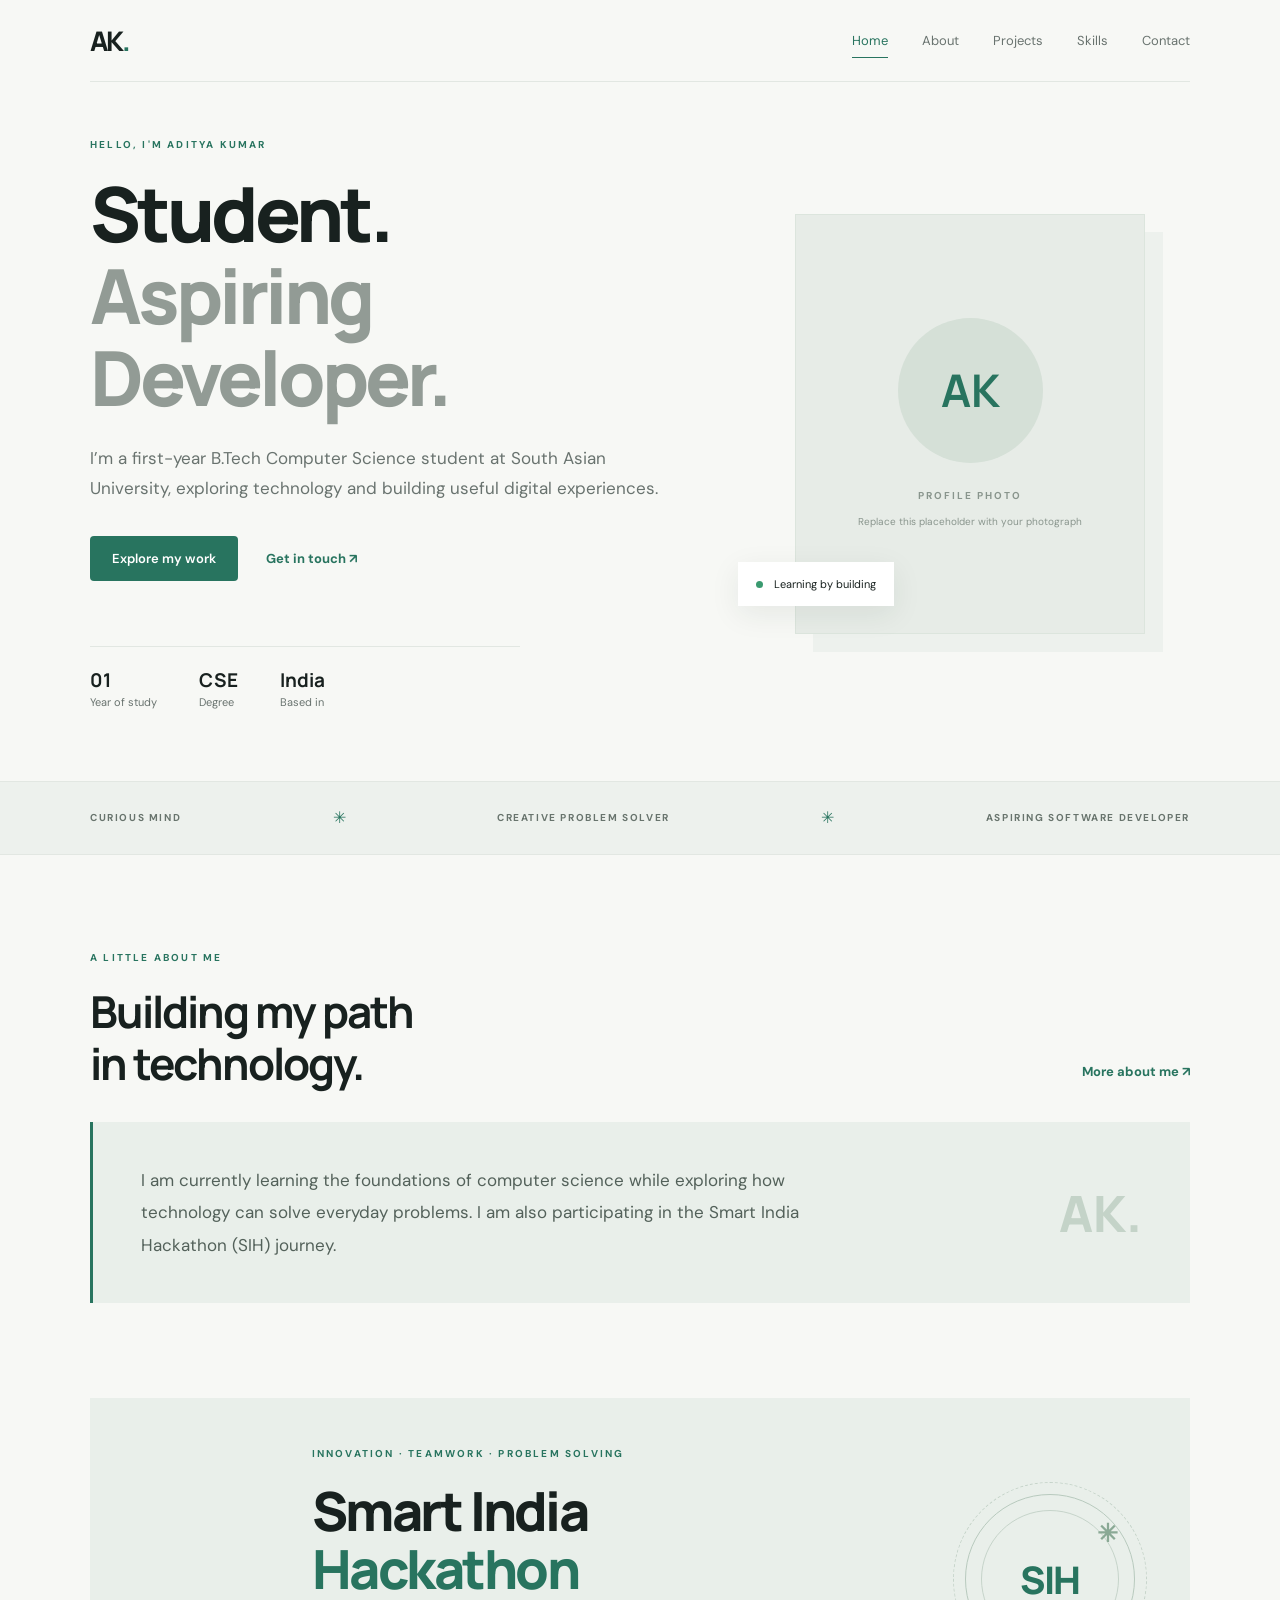
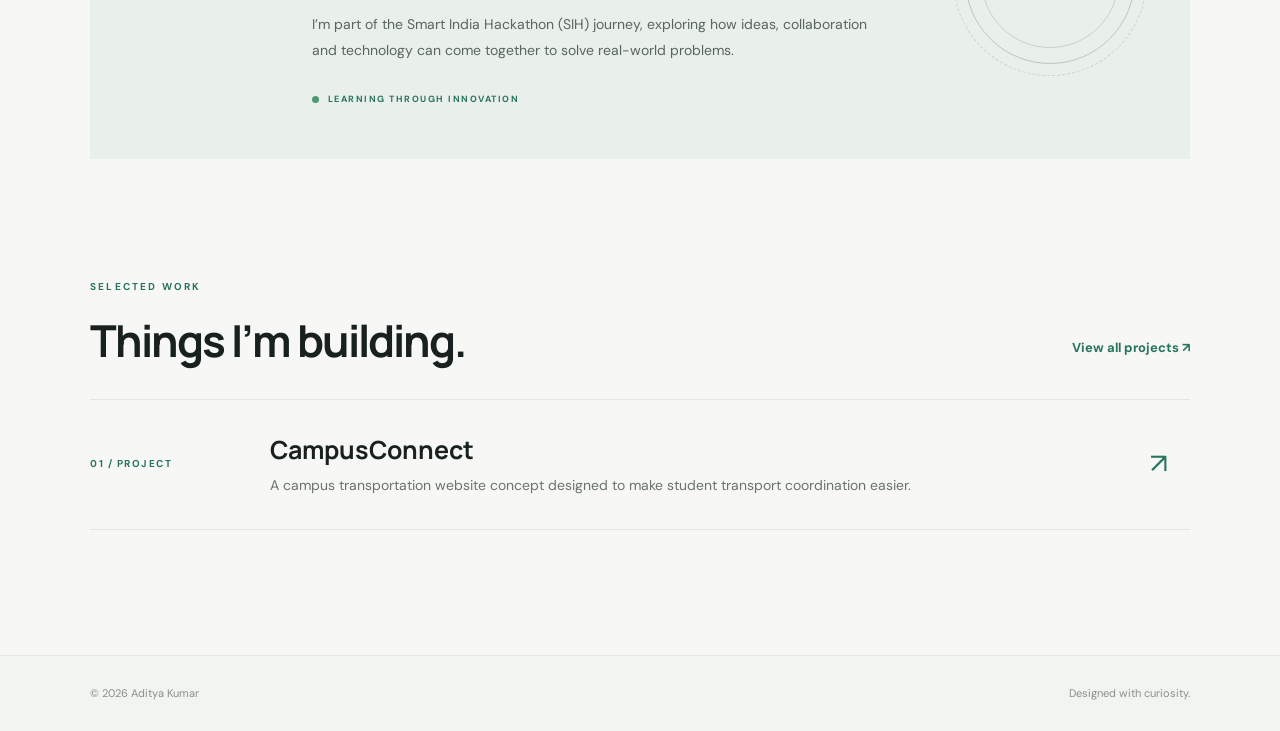
<file: index.html>
<!DOCTYPE html>
<html lang="en">
<head>
  <meta charset="UTF-8">
  <meta name="viewport" content="width=device-width, initial-scale=1.0">
  <title>Aditya Kumar | Portfolio</title>
  <link rel="stylesheet" href="style.css">
</head>
<body>
  <header class="site-header">
    <a class="logo" href="index.html">AK<span>.</span></a>
    <button class="menu-toggle" aria-label="Toggle navigation" aria-expanded="false">☰</button>
    <nav class="nav">
      <a class="active" href="index.html">Home</a>
      <a href="about.html">About</a>
      <a href="projects.html">Projects</a>
      <a href="skills.html">Skills</a>
      <a href="contact.html">Contact</a>
    </nav>
  </header>

  <main>
    <section class="hero container">
      <div class="hero-copy">
        <p class="eyebrow">HELLO, I'M ADITYA KUMAR</p>
        <h1>Student.<br><span class="muted">Aspiring Developer.</span></h1>
        <p class="lead">I’m a first-year B.Tech Computer Science student at South Asian University, exploring technology and building useful digital experiences.</p>
        <div class="hero-actions">
          <a class="button" href="projects.html">Explore my work</a>
          <a class="text-link" href="contact.html">Get in touch ↗</a>
        </div>
        <div class="quick-facts">
          <div><strong>01</strong><span>Year of study</span></div>
          <div><strong>CSE</strong><span>Degree</span></div>
          <div><strong>India</strong><span>Based in</span></div>
        </div>
      </div>
      <div class="hero-visual">
        <div class="photo-placeholder">
          <div class="avatar">AK</div>
          <span>PROFILE PHOTO</span>
          <small>Replace this placeholder with your photograph</small>
        </div>
        <div class="floating-note"><span class="dot"></span> Learning by building</div>
      </div>
    </section>

    <section class="intro-strip">
      <div class="container strip-inner">
        <p>CURIOUS MIND</p><span>✳</span><p>CREATIVE PROBLEM SOLVER</p><span>✳</span><p>ASPIRING SOFTWARE DEVELOPER</p>
      </div>
    </section>

    <section class="container section">
      <div class="section-heading">
        <div><p class="eyebrow">A LITTLE ABOUT ME</p><h2>Building my path<br>in technology.</h2></div>
        <a class="text-link" href="about.html">More about me ↗</a>
      </div>
      <div class="feature-card">
        <p>I am currently learning the foundations of computer science while exploring how technology can solve everyday problems. I am also participating in the Smart India Hackathon (SIH) journey.</p>
        <span class="feature-mark">AK.</span>
      </div>
    </section>

    <section class="container section sih-section">
      <div class="sih-card">
        <div class="sih-orbit orbit-one"></div>
        <div class="sih-orbit orbit-two"></div>
        <div class="sih-content">
          <p class="eyebrow">INNOVATION · TEAMWORK · PROBLEM SOLVING</p>
          <h2>Smart India<br><span>Hackathon</span></h2>
          <p>I’m part of the Smart India Hackathon (SIH) journey, exploring how ideas, collaboration and technology can come together to solve real-world problems.</p>
          <span class="sih-status"><i></i> LEARNING THROUGH INNOVATION</span>
        </div>
        <div class="sih-symbol" aria-hidden="true"><span>SIH</span><b>✳</b></div>
      </div>
    </section>

    <section class="container section">
      <div class="section-heading">
        <div><p class="eyebrow">SELECTED WORK</p><h2>Things I’m building.</h2></div>
        <a class="text-link" href="projects.html">View all projects ↗</a>
      </div>
      <a class="project-preview" href="projects.html">
        <div class="project-number">01 / PROJECT</div>
        <div><h3>CampusConnect</h3><p>A campus transportation website concept designed to make student transport coordination easier.</p></div>
        <span class="project-arrow">↗</span>
      </a>
    </section>
  </main>

  <footer class="footer"><div class="container footer-inner"><span>© 2026 Aditya Kumar</span><span>Designed with curiosity.</span></div></footer>
  <button class="back-to-top" aria-label="Back to top">↑</button><script src="script.js"></script>
</body>
</html>
</file>
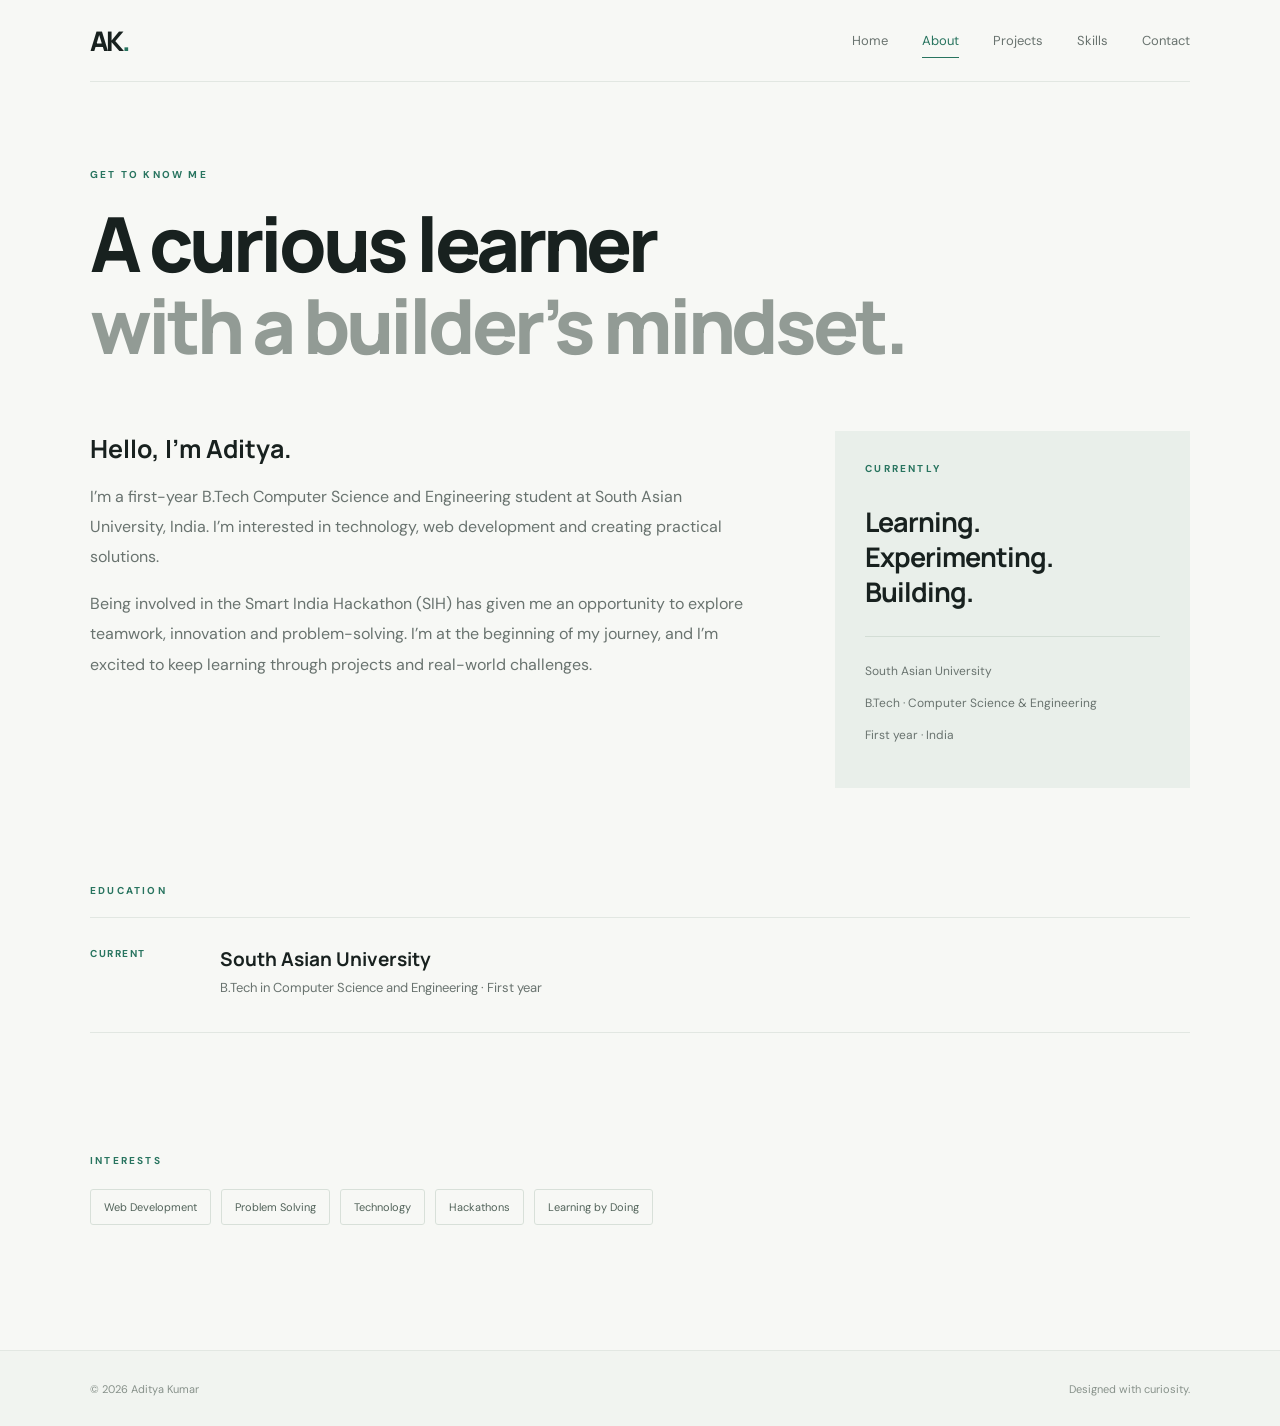
<file: about.html>
<!DOCTYPE html>
<html lang="en">
<head><meta charset="UTF-8"><meta name="viewport" content="width=device-width, initial-scale=1.0"><title>About | Aditya Kumar</title><link rel="stylesheet" href="style.css"></head>
<body>
<header class="site-header"><a class="logo" href="index.html">AK<span>.</span></a><button class="menu-toggle" aria-label="Toggle navigation" aria-expanded="false">☰</button><nav class="nav"><a href="index.html">Home</a><a class="active" href="about.html">About</a><a href="projects.html">Projects</a><a href="skills.html">Skills</a><a href="contact.html">Contact</a></nav></header>
<main class="container page-main">
  <p class="eyebrow">GET TO KNOW ME</p><h1 class="page-title">A curious learner<br><span class="muted">with a builder’s mindset.</span></h1>
  <div class="about-grid">
    <div class="about-copy"><h2>Hello, I’m Aditya.</h2><p>I’m a first-year B.Tech Computer Science and Engineering student at South Asian University, India. I’m interested in technology, web development and creating practical solutions.</p><p>Being involved in the Smart India Hackathon (SIH) has given me an opportunity to explore teamwork, innovation and problem-solving. I’m at the beginning of my journey, and I’m excited to keep learning through projects and real-world challenges.</p></div>
    <aside class="info-card"><p class="eyebrow">CURRENTLY</p><h3>Learning.<br>Experimenting.<br>Building.</h3><div class="line"></div><p>South Asian University</p><p>B.Tech · Computer Science & Engineering</p><p>First year · India</p></aside>
  </div>
  <section class="section"><p class="eyebrow">EDUCATION</p><div class="timeline-item"><span class="timeline-date">CURRENT</span><div><h3>South Asian University</h3><p>B.Tech in Computer Science and Engineering · First year</p></div></div></section>
  <section class="section"><p class="eyebrow">INTERESTS</p><div class="tag-list"><span>Web Development</span><span>Problem Solving</span><span>Technology</span><span>Hackathons</span><span>Learning by Doing</span></div></section>
</main>
<footer class="footer"><div class="container footer-inner"><span>© 2026 Aditya Kumar</span><span>Designed with curiosity.</span></div></footer><button class="back-to-top" aria-label="Back to top">↑</button><script src="script.js"></script>
</body></html>
</file>
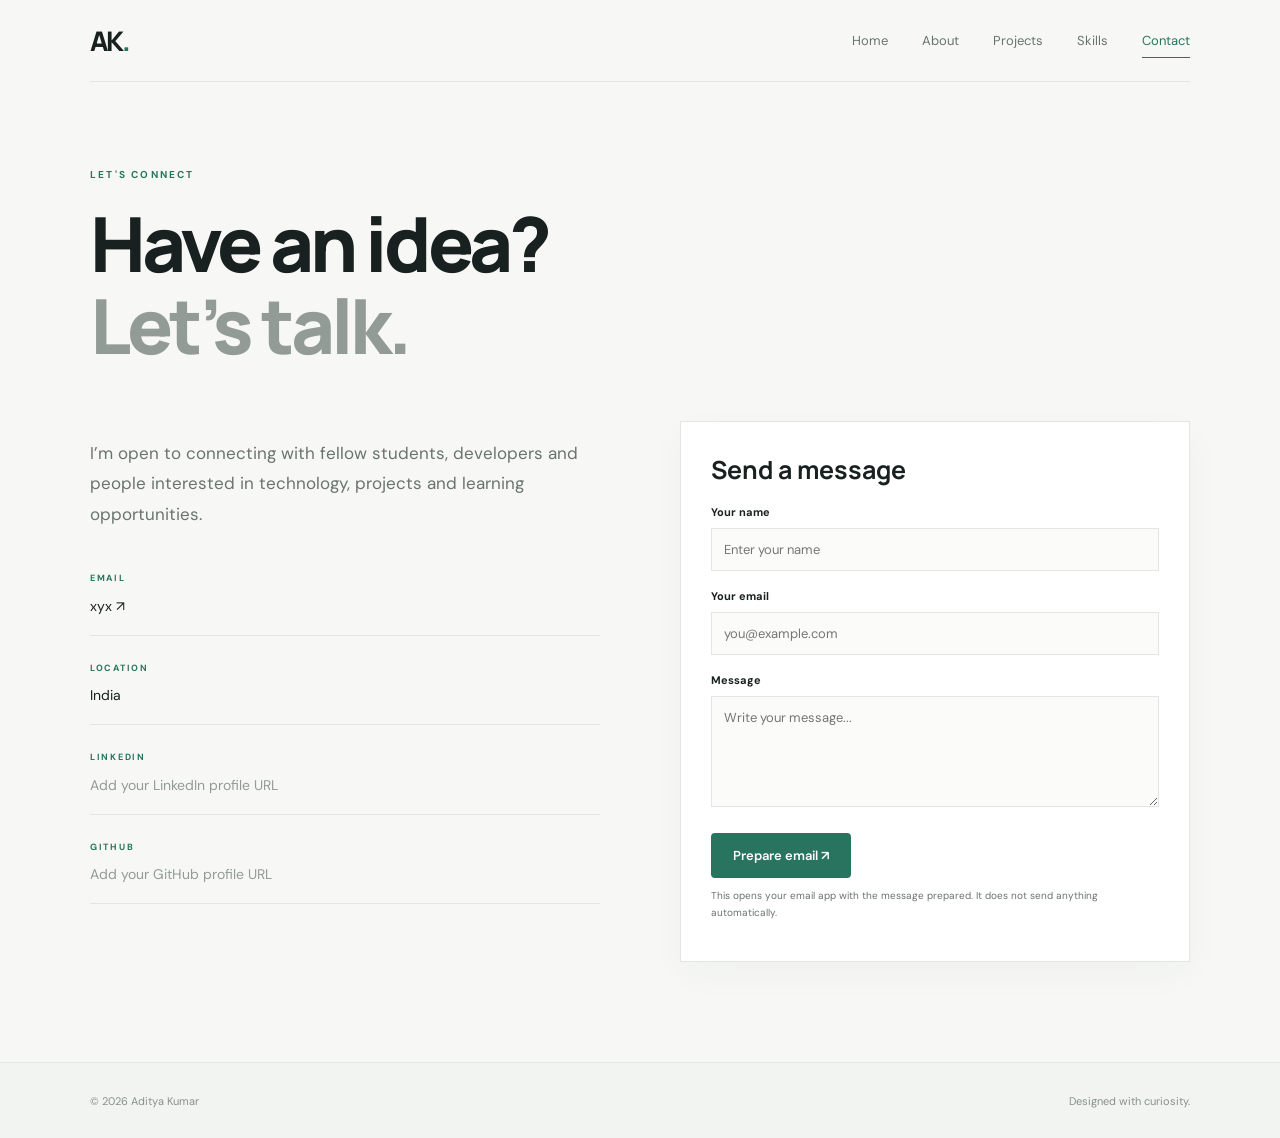
<file: contact.html>
<!DOCTYPE html>
<html lang="en">
<head><meta charset="UTF-8"><meta name="viewport" content="width=device-width, initial-scale=1.0"><title>Contact | Aditya Kumar</title><link rel="stylesheet" href="style.css"></head>
<body>
<header class="site-header"><a class="logo" href="index.html">AK<span>.</span></a><button class="menu-toggle" aria-label="Toggle navigation" aria-expanded="false">☰</button><nav class="nav"><a href="index.html">Home</a><a href="about.html">About</a><a href="projects.html">Projects</a><a href="skills.html">Skills</a><a class="active" href="contact.html">Contact</a></nav></header>
<main class="container page-main">
  <p class="eyebrow">LET'S CONNECT</p><h1 class="page-title">Have an idea?<br><span class="muted">Let’s talk.</span></h1>
  <div class="contact-grid">
    <div><p class="lead">I’m open to connecting with fellow students, developers and people interested in technology, projects and learning opportunities.</p><div class="contact-detail"><span>EMAIL</span><a href="mailto:xyx">xyx ↗</a></div><div class="contact-detail"><span>LOCATION</span><p>India</p></div><div class="contact-detail"><span>LINKEDIN</span><p class="muted">Add your LinkedIn profile URL</p></div><div class="contact-detail"><span>GITHUB</span><p class="muted">Add your GitHub profile URL</p></div></div>
    <form class="contact-form" id="contactForm">
      <h2>Send a message</h2><label for="sender">Your name</label><input id="sender" name="sender" required placeholder="Enter your name">
      <label for="senderEmail">Your email</label><input id="senderEmail" name="senderEmail" type="email" required placeholder="you@example.com">
      <label for="message">Message</label><textarea id="message" name="message" rows="5" required placeholder="Write your message..."></textarea>
      <button class="button" type="submit">Prepare email ↗</button><p class="form-note">This opens your email app with the message prepared. It does not send anything automatically.</p>
    </form>
  </div>
</main>
<footer class="footer"><div class="container footer-inner"><span>© 2026 Aditya Kumar</span><span>Designed with curiosity.</span></div></footer><button class="back-to-top" aria-label="Back to top">↑</button><script src="script.js"></script>
</body></html>
</file>
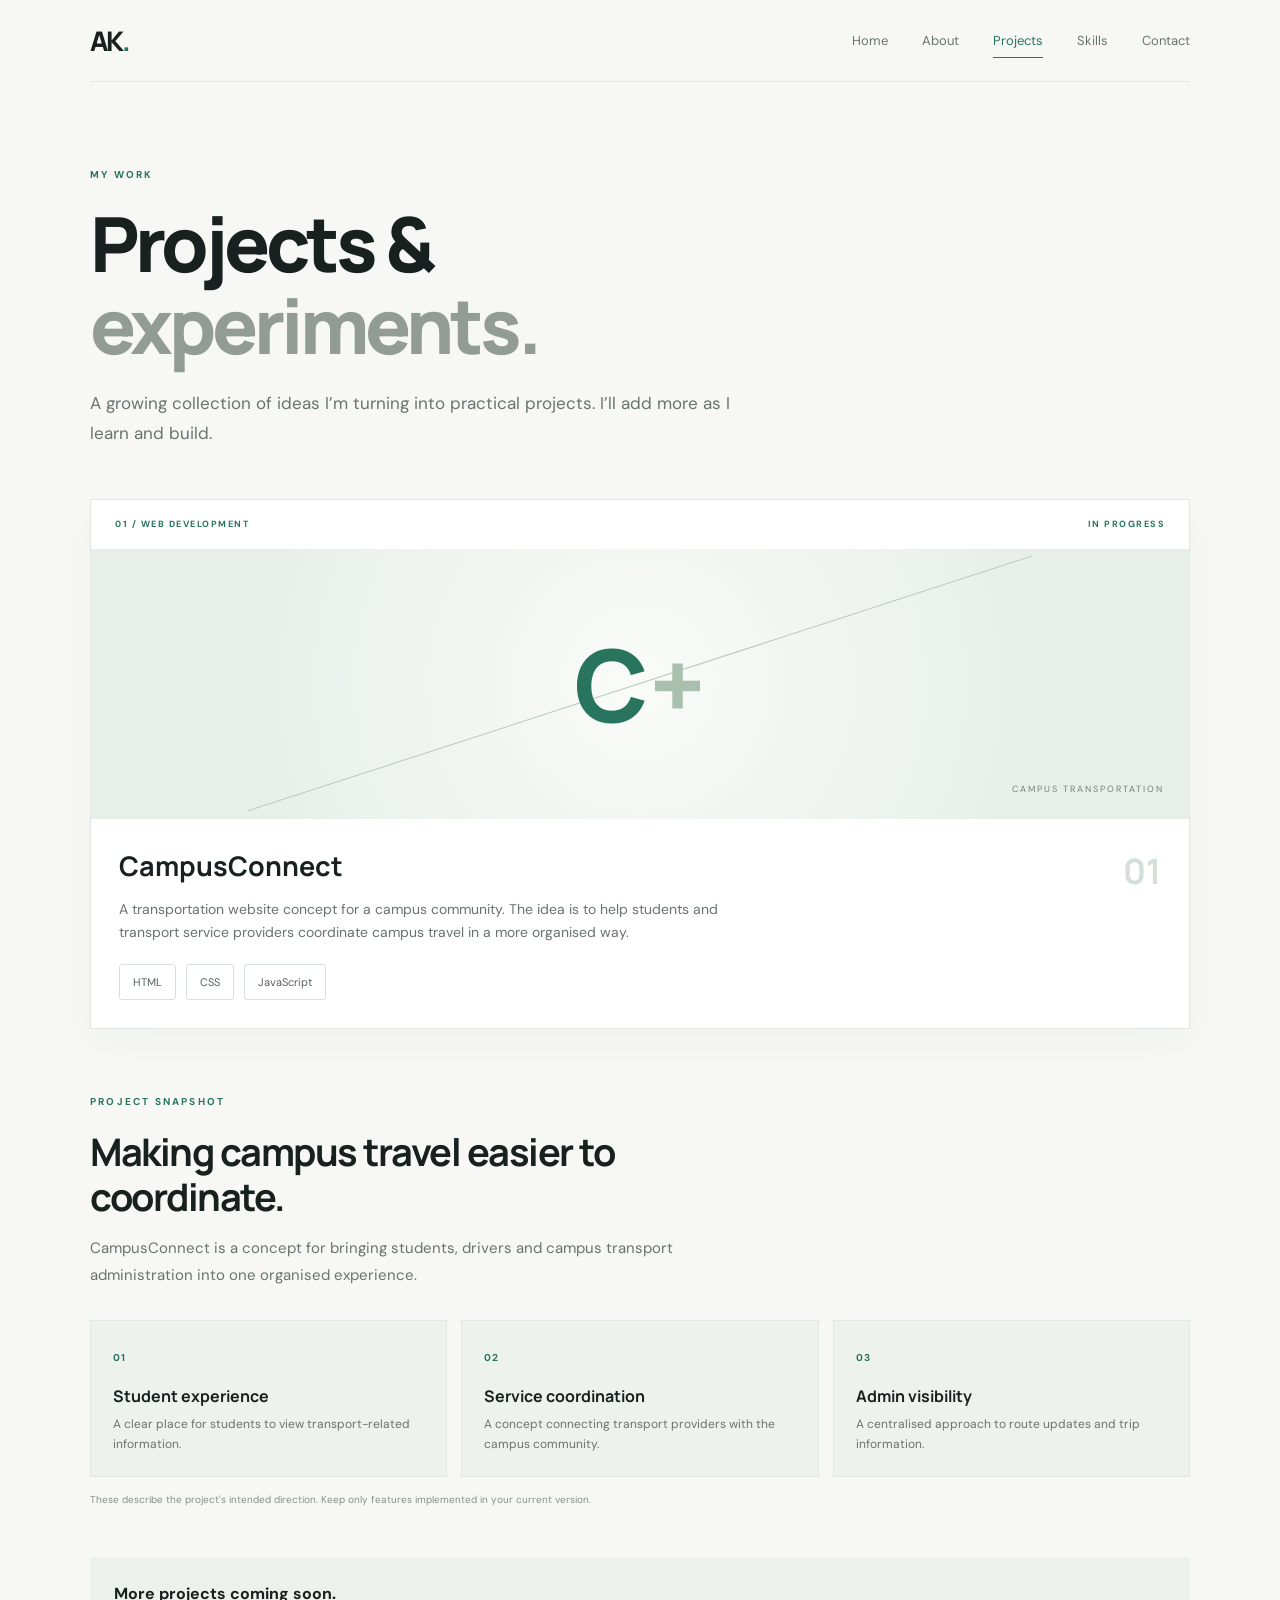
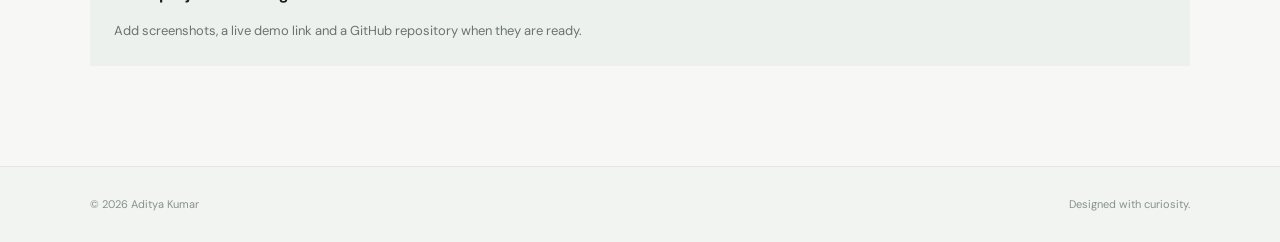
<file: projects.html>
<!DOCTYPE html>
<html lang="en">
<head><meta charset="UTF-8"><meta name="viewport" content="width=device-width, initial-scale=1.0"><title>Projects | Aditya Kumar</title><link rel="stylesheet" href="style.css"></head>
<body>
<header class="site-header"><a class="logo" href="index.html">AK<span>.</span></a><button class="menu-toggle" aria-label="Toggle navigation" aria-expanded="false">☰</button><nav class="nav"><a href="index.html">Home</a><a href="about.html">About</a><a class="active" href="projects.html">Projects</a><a href="skills.html">Skills</a><a href="contact.html">Contact</a></nav></header>
<main class="container page-main">
  <p class="eyebrow">MY WORK</p><h1 class="page-title">Projects &<br><span class="muted">experiments.</span></h1>
  <p class="lead narrow">A growing collection of ideas I’m turning into practical projects. I’ll add more as I learn and build.</p>
  <article class="project-card">
    <div class="project-top"><span>01 / WEB DEVELOPMENT</span><span>IN PROGRESS</span></div>
    <div class="project-art"><div class="campus-mark">C<span>+</span></div><div class="route-line"></div><span class="art-label">CAMPUS TRANSPORTATION</span></div>
    <div class="project-details"><div><h2>CampusConnect</h2><p>A transportation website concept for a campus community. The idea is to help students and transport service providers coordinate campus travel in a more organised way.</p><div class="tag-list"><span>HTML</span><span>CSS</span><span>JavaScript</span></div></div><span class="large-index">01</span></div>
  </article>
  <section class="project-overview">
    <p class="eyebrow">PROJECT SNAPSHOT</p>
    <h2>Making campus travel easier to coordinate.</h2>
    <p class="overview-copy">CampusConnect is a concept for bringing students, drivers and campus transport administration into one organised experience.</p>
    <div class="feature-grid">
      <div><span>01</span><h3>Student experience</h3><p>A clear place for students to view transport-related information.</p></div>
      <div><span>02</span><h3>Service coordination</h3><p>A concept connecting transport providers with the campus community.</p></div>
      <div><span>03</span><h3>Admin visibility</h3><p>A centralised approach to route updates and trip information.</p></div>
    </div>
    <p class="small-disclaimer">These describe the project's intended direction. Keep only features implemented in your current version.</p>
  </section>
  <div class="note-box"><strong>More projects coming soon.</strong><p>Add screenshots, a live demo link and a GitHub repository when they are ready.</p></div>
</main>
<footer class="footer"><div class="container footer-inner"><span>© 2026 Aditya Kumar</span><span>Designed with curiosity.</span></div></footer><button class="back-to-top" aria-label="Back to top">↑</button><script src="script.js"></script>
</body></html>
</file>
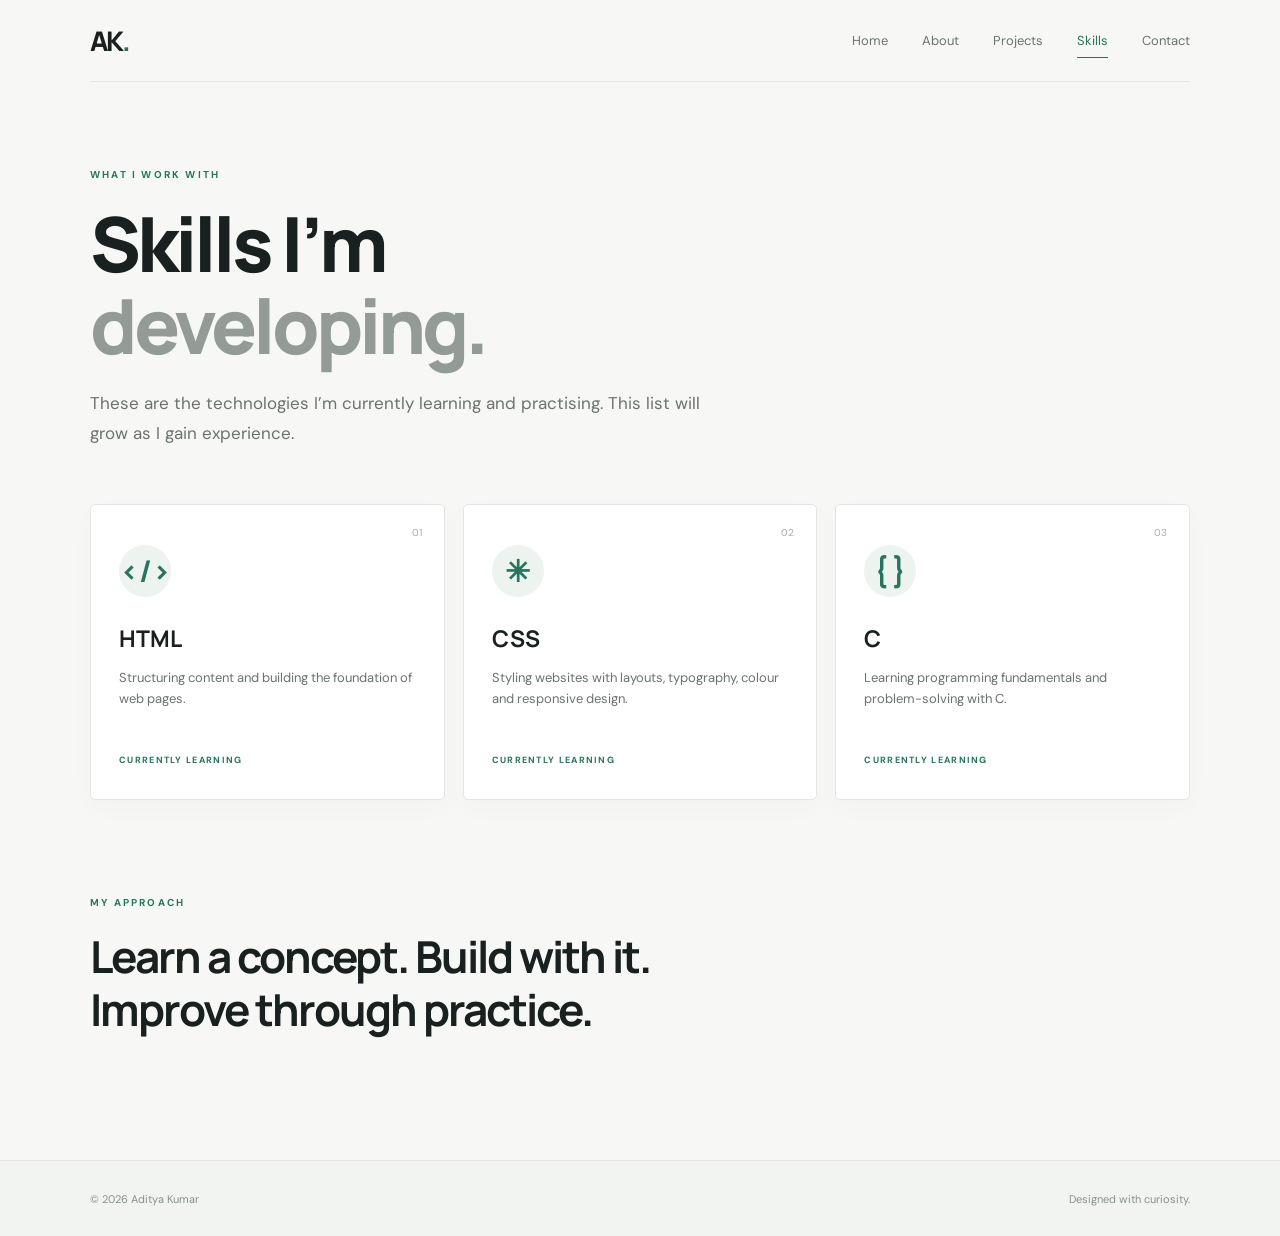
<file: skills.html>
<!DOCTYPE html>
<html lang="en">
<head><meta charset="UTF-8"><meta name="viewport" content="width=device-width, initial-scale=1.0"><title>Skills | Aditya Kumar</title><link rel="stylesheet" href="style.css"></head>
<body>
<header class="site-header"><a class="logo" href="index.html">AK<span>.</span></a><button class="menu-toggle" aria-label="Toggle navigation" aria-expanded="false">☰</button><nav class="nav"><a href="index.html">Home</a><a href="about.html">About</a><a href="projects.html">Projects</a><a class="active" href="skills.html">Skills</a><a href="contact.html">Contact</a></nav></header>
<main class="container page-main">
  <p class="eyebrow">WHAT I WORK WITH</p><h1 class="page-title">Skills I’m<br><span class="muted">developing.</span></h1>
  <p class="lead narrow">These are the technologies I’m currently learning and practising. This list will grow as I gain experience.</p>
  <div class="skills-grid">
    <article class="skill-card"><span class="skill-count">01</span><div class="skill-icon">&lt;/&gt;</div><h2>HTML</h2><p>Structuring content and building the foundation of web pages.</p><span class="skill-level">CURRENTLY LEARNING</span></article>
    <article class="skill-card"><span class="skill-count">02</span><div class="skill-icon">✳</div><h2>CSS</h2><p>Styling websites with layouts, typography, colour and responsive design.</p><span class="skill-level">CURRENTLY LEARNING</span></article>
    <article class="skill-card"><span class="skill-count">03</span><div class="skill-icon">{ }</div><h2>C</h2><p>Learning programming fundamentals and problem-solving with C.</p><span class="skill-level">CURRENTLY LEARNING</span></article>
  </div>
  <section class="section"><p class="eyebrow">MY APPROACH</p><h2 class="subheading">Learn a concept. Build with it. Improve through practice.</h2></section>
</main>
<footer class="footer"><div class="container footer-inner"><span>© 2026 Aditya Kumar</span><span>Designed with curiosity.</span></div></footer><button class="back-to-top" aria-label="Back to top">↑</button><script src="script.js"></script>
</body></html>
</file>
<file: style.css>
@import url('https://fonts.googleapis.com/css2?family=DM+Sans:wght@400;500;600;700&family=Manrope:wght@400;500;600;700;800&display=swap');
:root{--ink:#18211f;--muted:#69736f;--paper:#f7f8f5;--white:#fff;--line:#e2e7e2;--accent:#28745f;--soft:#e9f0eb}
*{box-sizing:border-box}html{scroll-behavior:smooth}body{margin:0;background:var(--paper);color:var(--ink);font-family:'DM Sans',Arial,sans-serif;line-height:1.65}a{color:inherit;text-decoration:none}.container{width:min(1100px,calc(100% - 48px));margin:auto}.site-header{height:82px;display:flex;align-items:center;justify-content:space-between;width:min(1100px,calc(100% - 48px));margin:auto;border-bottom:1px solid var(--line)}.logo{font:800 27px Manrope,sans-serif;letter-spacing:-2px}.logo span{color:var(--accent)}.nav{display:flex;gap:34px}.nav a{font-size:13px;color:var(--muted);transition:.2s}.nav a:hover,.nav a.active{color:var(--accent)}.menu-toggle{display:none;border:0;background:none;font-size:25px}.hero{min-height:640px;display:grid;grid-template-columns:1.15fr .85fr;align-items:center;gap:65px;padding-top:55px;padding-bottom:70px}.eyebrow{font-size:10px;letter-spacing:2.2px;font-weight:700;color:var(--accent);margin:0 0 18px}.hero h1,.page-title{font:800 clamp(43px,6vw,76px)/1.08 Manrope,sans-serif;letter-spacing:-4px;margin:0 0 25px}.muted{color:#929b95}.lead{font-size:17px;line-height:1.8;color:var(--muted);max-width:580px}.hero-actions{display:flex;align-items:center;gap:28px;margin-top:32px}.button{display:inline-flex;justify-content:center;align-items:center;background:var(--accent);color:white;border:0;padding:14px 22px;border-radius:4px;font:600 13px 'DM Sans';cursor:pointer;transition:.2s}.button:hover{background:#1c5948;transform:translateY(-2px)}.text-link{font-size:13px;font-weight:700;color:var(--accent)}.quick-facts{display:flex;gap:42px;margin-top:65px}.quick-facts div{display:flex;flex-direction:column}.quick-facts strong{font:700 19px Manrope}.quick-facts span{font-size:11px;color:var(--muted)}.hero-visual{position:relative;display:flex;justify-content:center}.photo-placeholder{width:min(100%,350px);height:420px;background:#e7ece7;display:flex;flex-direction:column;justify-content:center;align-items:center;color:#89958d;gap:10px}.avatar{width:145px;height:145px;border-radius:50%;background:#d5e0d7;display:grid;place-items:center;font:700 45px Manrope;color:var(--accent);margin-bottom:15px}.photo-placeholder>span{font-size:10px;letter-spacing:2px;font-weight:700}.photo-placeholder small{font-size:10px}.floating-note{position:absolute;bottom:28px;left:-12px;background:white;padding:13px 18px;box-shadow:0 8px 30px #1c332014;font-size:11px}.dot{display:inline-block;width:7px;height:7px;border-radius:50%;background:#3a9a70;margin-right:8px}.intro-strip{background:#edf1ed;border-block:1px solid var(--line)}.strip-inner{min-height:72px;display:flex;align-items:center;justify-content:space-between;gap:18px}.strip-inner p{font-size:10px;letter-spacing:1.6px;font-weight:700;color:#68746d}.strip-inner span{color:var(--accent)}.section{padding-top:95px;padding-bottom:25px}.section-heading{display:flex;justify-content:space-between;align-items:end;margin-bottom:32px}.section-heading h2,.subheading{font:700 clamp(30px,4vw,44px)/1.2 Manrope;letter-spacing:-2px;margin:0}.section-heading .text-link{margin-bottom:8px}.feature-card{background:#e9efea;padding:42px 48px;display:flex;align-items:center;justify-content:space-between;gap:35px}.feature-card p{font-size:17px;line-height:1.9;color:#53615a;max-width:700px;margin:0}.feature-mark{font:800 50px Manrope;color:#c4d3c8}.project-preview{display:grid;grid-template-columns:150px 1fr 40px;align-items:center;gap:30px;padding:32px 0;border-top:1px solid var(--line);border-bottom:1px solid var(--line);transition:.2s}.project-preview:hover{padding-inline:12px;background:#f0f3ef}.project-number{font-size:10px;letter-spacing:1.5px;color:var(--accent);font-weight:700}.project-preview h3{font:700 25px Manrope;margin:0 0 7px}.project-preview p{color:var(--muted);margin:0;font-size:14px}.project-arrow{font-size:28px;color:var(--accent)}.footer{margin-top:100px;border-top:1px solid var(--line)}.footer-inner{min-height:75px;display:flex;align-items:center;justify-content:space-between;color:#87918a;font-size:11px}.page-main{padding-top:85px;min-height:65vh}.page-title{margin-bottom:22px}.about-grid{display:grid;grid-template-columns:1.5fr .8fr;gap:80px;margin-top:65px}.about-copy h2,.contact-form h2{font:700 25px Manrope;margin:0 0 15px}.about-copy p{color:var(--muted);line-height:1.9}.info-card{background:#e9efea;padding:30px}.info-card h3{font:700 27px/1.3 Manrope;letter-spacing:-1px}.info-card p:not(.eyebrow){font-size:12px;color:var(--muted)}.line{height:1px;background:#d3ddd5;margin:25px 0}.timeline-item{display:grid;grid-template-columns:130px 1fr;padding:28px 0;border-top:1px solid var(--line);border-bottom:1px solid var(--line)}.timeline-date{font-size:10px;letter-spacing:1.5px;color:var(--accent);font-weight:700}.timeline-item h3{margin:0;font:700 19px Manrope}.timeline-item p{margin:5px 0;color:var(--muted);font-size:13px}.tag-list{display:flex;flex-wrap:wrap;gap:10px;margin-top:20px}.tag-list span{border:1px solid #d8e0d9;padding:8px 13px;border-radius:3px;color:#52635a;font-size:11px}.narrow{max-width:650px}.project-card{margin-top:50px;background:white;border:1px solid var(--line)}.project-top{padding:17px 24px;display:flex;justify-content:space-between;font-size:9px;letter-spacing:1.5px;color:var(--accent);font-weight:700}.project-art{height:270px;background:#e9efea;display:flex;align-items:center;justify-content:center;position:relative;overflow:hidden}.campus-mark{font:800 100px Manrope;color:var(--accent);z-index:1}.campus-mark span{color:#a9c0ae}.route-line{position:absolute;width:75%;height:1px;background:#b8c9bd;transform:rotate(-18deg)}.art-label{position:absolute;bottom:22px;right:25px;font-size:9px;letter-spacing:2px;color:#718178}.project-details{padding:28px;display:flex;justify-content:space-between;gap:25px}.project-details h2{font:700 27px Manrope;margin:0 0 8px}.project-details p{max-width:650px;color:var(--muted);font-size:14px}.large-index{font:700 35px Manrope;color:#d5dfd7}.note-box{margin-top:28px;padding:24px;background:#edf1ed}.note-box p{font-size:13px;color:var(--muted);margin-bottom:0}.skills-grid{display:grid;grid-template-columns:repeat(3,1fr);gap:18px;margin-top:55px}.skill-card{background:white;border:1px solid var(--line);padding:28px;position:relative;min-height:260px}.skill-count{position:absolute;right:22px;top:20px;color:#a3ada5;font-size:10px}.skill-icon{font:700 30px Manrope;color:var(--accent);margin:12px 0 25px}.skill-card h2{font:700 23px Manrope;margin:0}.skill-card p{font-size:13px;color:var(--muted);min-height:65px}.skill-level{font-size:9px;letter-spacing:1.3px;color:var(--accent);font-weight:700}.subheading{max-width:650px;margin-top:10px}.contact-grid{display:grid;grid-template-columns:1fr 1fr;gap:80px;margin-top:55px}.contact-detail{padding:17px 0;border-bottom:1px solid var(--line)}.contact-detail span{font-size:9px;letter-spacing:1.7px;color:var(--accent);font-weight:700}.contact-detail a,.contact-detail p{display:block;margin:5px 0 0;font-size:14px}.contact-form{background:white;border:1px solid var(--line);padding:30px}.contact-form label{display:block;font-size:11px;font-weight:700;margin:16px 0 7px}.contact-form input,.contact-form textarea{width:100%;padding:12px;border:1px solid var(--line);background:#fbfcfa;font:13px 'DM Sans';outline:none}.contact-form input:focus,.contact-form textarea:focus{border-color:var(--accent)}.contact-form .button{margin-top:18px}.form-note{font-size:10px;color:var(--muted)}
@media(max-width:760px){.site-header{height:70px}.menu-toggle{display:block}.nav{display:none;position:absolute;top:70px;left:0;right:0;background:var(--paper);padding:18px 24px;z-index:5;border-bottom:1px solid var(--line);flex-direction:column;gap:16px}.nav.open{display:flex}.hero{grid-template-columns:1fr;gap:35px;padding-top:65px}.hero h1,.page-title{letter-spacing:-2.5px}.hero-visual{grid-row:1}.photo-placeholder{height:300px;max-width:300px}.avatar{width:110px;height:110px}.floating-note{left:calc(50% - 160px)}.quick-facts{margin-top:42px;gap:28px}.strip-inner{flex-wrap:wrap;justify-content:center;padding:18px 0}.strip-inner p{font-size:8px}.section{padding-top:65px}.section-heading{align-items:start;gap:15px;flex-direction:column}.feature-card{padding:28px}.feature-mark{display:none}.project-preview{grid-template-columns:1fr 30px;gap:10px}.project-number{grid-column:1/-1}.about-grid,.contact-grid{grid-template-columns:1fr;gap:35px}.page-main{padding-top:65px}.skills-grid{grid-template-columns:1fr}.skill-card{min-height:220px}.project-art{height:210px}.project-details{padding:22px}.footer-inner{gap:15px}.timeline-item{grid-template-columns:85px 1fr}}

/* Subtle motion and Smart India Hackathon feature */
@keyframes fadeUp{from{opacity:0;transform:translateY(18px)}to{opacity:1;transform:translateY(0)}}
@keyframes slowFloat{0%,100%{transform:translateY(0)}50%{transform:translateY(-10px)}}
@keyframes orbitSpin{from{transform:rotate(0deg)}to{transform:rotate(360deg)}}
@keyframes softPulse{0%,100%{box-shadow:0 0 0 0 #8fb6a033}50%{box-shadow:0 0 0 9px #8fb6a000}}
.hero-copy,.hero-visual{animation:fadeUp .75s ease both}
.hero-visual{animation-delay:.12s}
.section{animation:fadeUp .7s ease both}
.button,.project-preview,.skill-card,.text-link{transition:transform .25s ease,color .25s ease,background .25s ease,box-shadow .25s ease}
.skill-card:hover{transform:translateY(-5px);box-shadow:0 14px 35px #1c332010}
.photo-placeholder{transition:transform .35s ease}
.photo-placeholder:hover{transform:translateY(-5px)}
.sih-section{padding-top:70px}
.sih-card{position:relative;overflow:hidden;min-height:310px;background:#e9efea;padding:48px 55px;display:flex;align-items:center;justify-content:space-between;isolation:isolate}
.sih-content{position:relative;z-index:2;max-width:620px}
.sih-content h2{font:800 clamp(34px,5vw,54px)/1.08 Manrope,sans-serif;letter-spacing:-2.5px;margin:0 0 15px}
.sih-content h2 span{color:var(--accent)}
.sih-content>p:not(.eyebrow){max-width:570px;color:#59665e;font-size:14px;line-height:1.85}
.sih-status{display:inline-flex;align-items:center;gap:9px;margin-top:14px;font-size:9px;letter-spacing:1.5px;font-weight:700;color:var(--accent)}
.sih-status i{width:7px;height:7px;border-radius:50%;background:#4b9b70;animation:softPulse 2s infinite}
.sih-symbol{position:relative;z-index:1;width:170px;height:170px;flex:0 0 170px;border:1px solid #b8cabe;border-radius:50%;display:grid;place-items:center;color:var(--accent);animation:slowFloat 5s ease-in-out infinite}
.sih-symbol:before,.sih-symbol:after{content:"";position:absolute;border:1px solid #c6d4ca;border-radius:50%;inset:15px}
.sih-symbol:after{inset:-13px;border-style:dashed;animation:orbitSpin 28s linear infinite}
.sih-symbol span{font:800 38px Manrope;letter-spacing:-2px}
.sih-symbol b{position:absolute;right:16px;top:18px;font-size:25px;color:#8aa995}
@media(max-width:760px){.sih-card{padding:32px 25px;min-height:0}.sih-symbol{width:95px;height:95px;flex-basis:95px;margin-left:12px}.sih-symbol:before{inset:9px}.sih-symbol:after{inset:-8px}.sih-symbol span{font-size:25px}.sih-symbol b{font-size:16px;right:7px;top:8px}.sih-content h2{font-size:34px}.sih-content>p:not(.eyebrow){font-size:12px}}
@media(prefers-reduced-motion:reduce){*,*::before,*::after{scroll-behavior:auto!important;animation-duration:.01ms!important;animation-iteration-count:1!important;transition-duration:.01ms!important}}

/* Refined layout and gentle interactions */
:focus-visible{outline:3px solid #80a995;outline-offset:4px}
::selection{background:#cfe0d4;color:#183b2f}
.site-header{position:sticky;top:0;z-index:20;background:rgba(247,248,245,.94);backdrop-filter:blur(14px)}
.nav a{position:relative;padding:8px 0}
.nav a:after{content:"";position:absolute;left:0;bottom:1px;width:0;height:1px;background:var(--accent);transition:width .25s}
.nav a:hover:after,.nav a.active:after{width:100%}
.photo-placeholder{border:1px solid #dce5dd;box-shadow:18px 18px 0 #edf1ed}
.quick-facts{padding-top:20px;border-top:1px solid var(--line);max-width:430px}
.feature-card{border-left:3px solid var(--accent)}
.project-card{overflow:hidden;box-shadow:0 14px 40px #20352b08}
.project-art{background:radial-gradient(circle at 50% 50%,#f9fbf8 0%,#e8efe9 68%)}
.project-details{background:#fff}
.project-overview{padding:65px 0 10px}
.project-overview h2{font:700 clamp(27px,4vw,38px)/1.2 Manrope;letter-spacing:-1.5px;max-width:650px;margin:0}
.overview-copy{max-width:650px;color:var(--muted);font-size:15px;line-height:1.85}
.feature-grid{display:grid;grid-template-columns:repeat(3,1fr);gap:14px;margin-top:30px}
.feature-grid>div{padding:22px;background:#edf2ed;border:1px solid #e0e8e1}
.feature-grid span{font-size:10px;color:var(--accent);font-weight:700;letter-spacing:1px}
.feature-grid h3{font:700 16px Manrope;margin:15px 0 7px}
.feature-grid p{font-size:12px;color:var(--muted);margin:0;line-height:1.7}
.small-disclaimer{font-size:10px;color:#849087;margin-top:15px}
.skill-card{border-radius:5px;box-shadow:0 8px 24px #20352b06}
.skill-icon{width:52px;height:52px;display:grid;place-items:center;background:#edf3ee;border-radius:50%}
.contact-form{box-shadow:0 12px 35px #20352b08}
.back-to-top{position:fixed;right:24px;bottom:24px;width:42px;height:42px;border:0;border-radius:50%;background:var(--accent);color:white;font-size:21px;cursor:pointer;opacity:0;pointer-events:none;transform:translateY(10px);transition:.25s;z-index:30;box-shadow:0 8px 20px #163c2b25}
.back-to-top.show{opacity:1;pointer-events:auto;transform:translateY(0)}
.reveal{opacity:0;transform:translateY(18px);transition:opacity .65s ease,transform .65s ease}
.reveal.is-visible{opacity:1;transform:translateY(0)}
.footer{background:#f1f4f0}
@media(max-width:760px){.feature-grid{grid-template-columns:1fr}.project-overview{padding-top:45px}.quick-facts{max-width:none}.back-to-top{right:16px;bottom:16px}}
@media(prefers-reduced-motion:reduce){html{scroll-behavior:auto}*,*::before,*::after{animation-duration:.01ms!important;animation-iteration-count:1!important;transition-duration:.01ms!important}.reveal{opacity:1;transform:none}}
</file>
